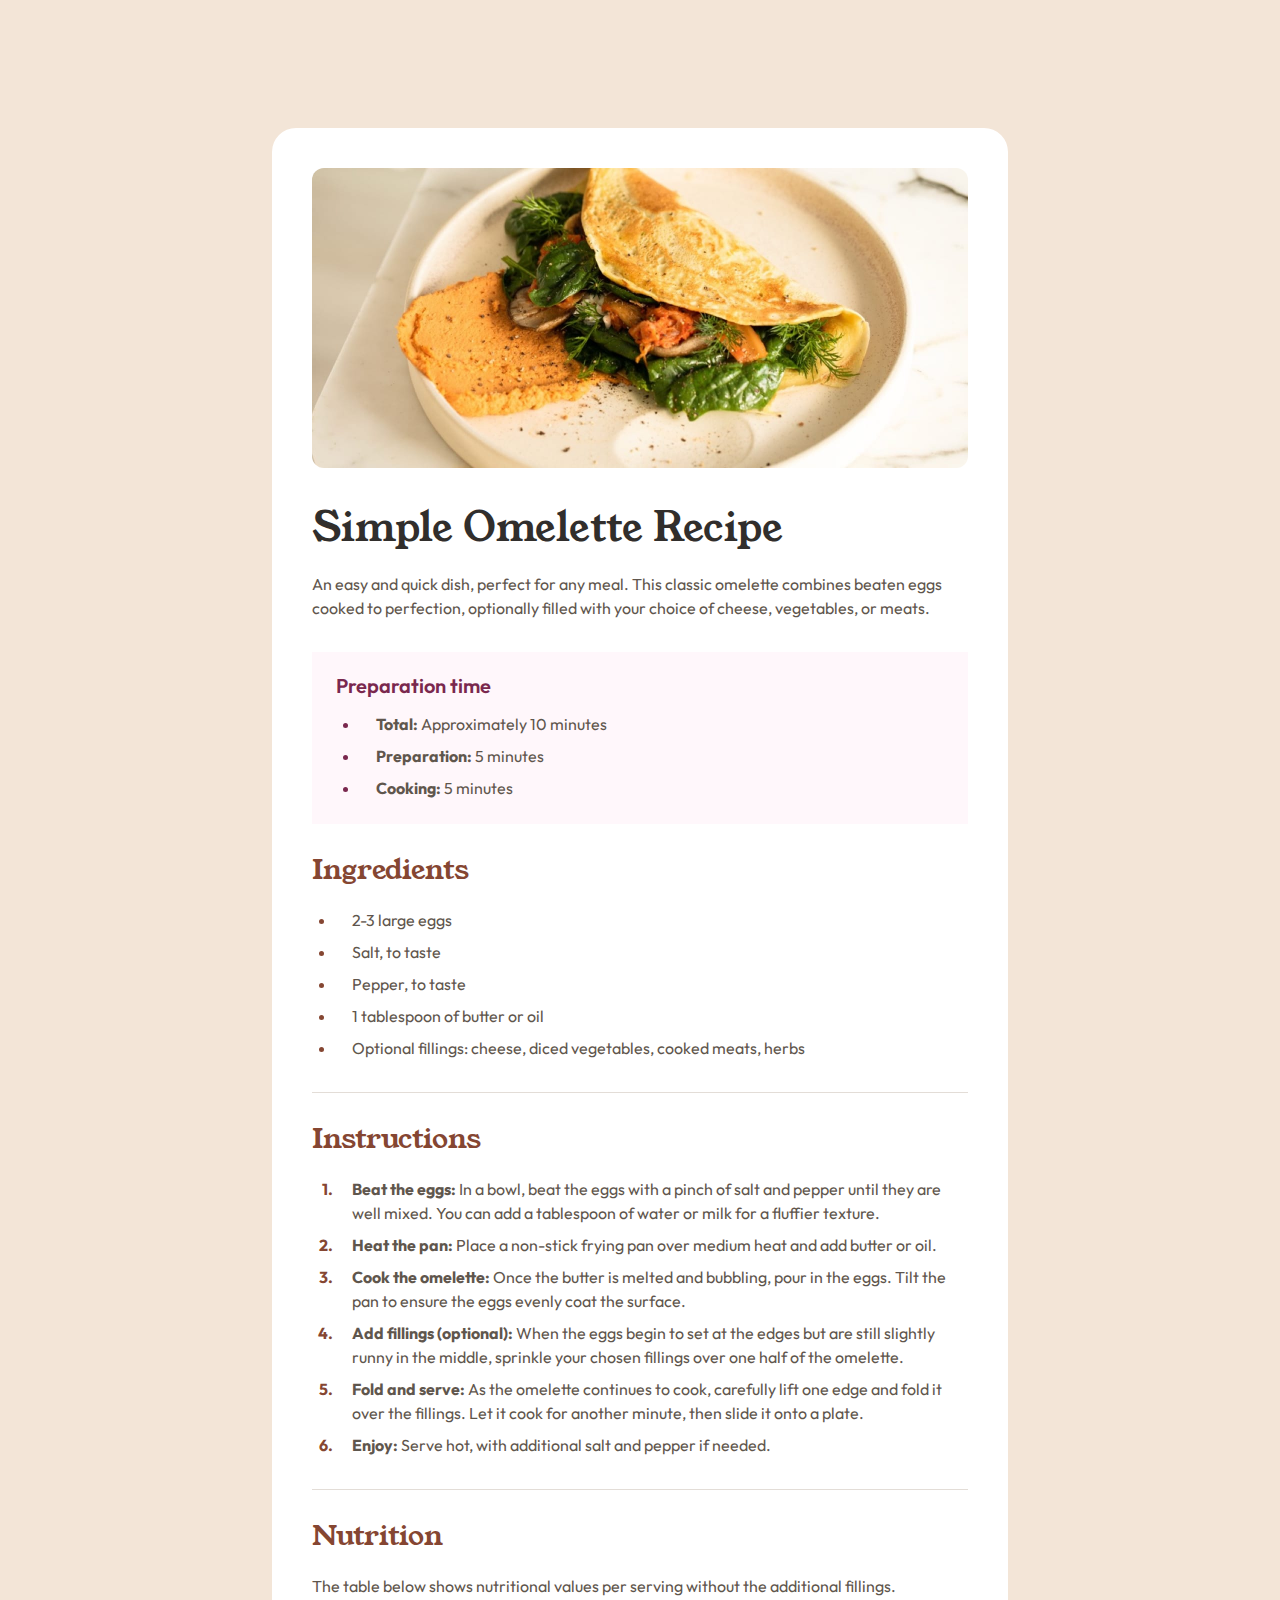
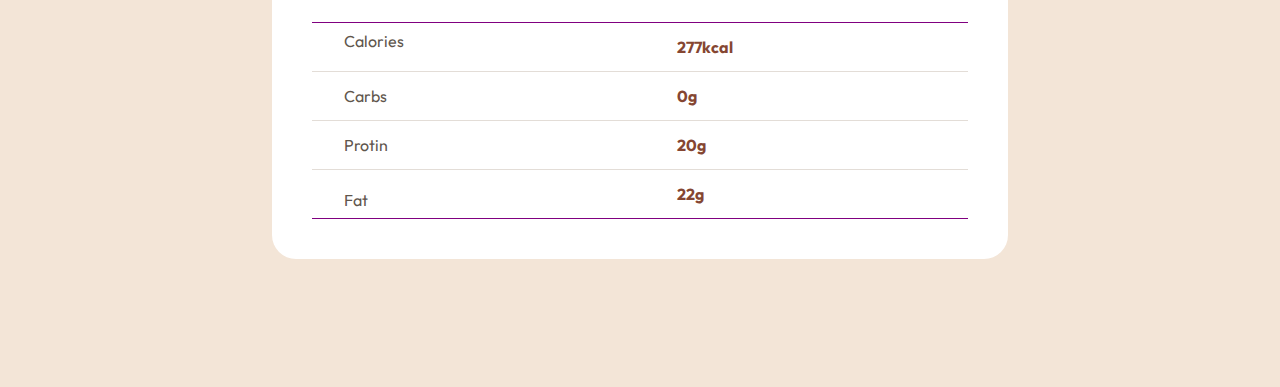
<file: index.html>
<!DOCTYPE html>
<html lang="en">
  <head>
    <meta charset="UTF-8" />
    <meta name="viewport" content="width=device-width, initial-scale=1.0" />
    <title>Document</title>

    <link rel="stylesheet" href="desk.css" />

    <link rel="preconnect" href="https://fonts.googleapis.com" />
    <link rel="preconnect" href="https://fonts.gstatic.com" crossorigin />
    <link
      href="https://fonts.googleapis.com/css2?family=Outfit:wght@100..900&family=Young+Serif&display=swap"
      rel="stylesheet"
    />
  </head>
  <body>
    <div class="card_container">
      <img src="/images/image-omelette.jpeg" alt="" class="recipe_image" />
      <main class="text_containt">
        <section class="title">
          <h1>Simple Omelette Recipe</h1>
          <p>
            An easy and quick dish, perfect for any meal. This classic omelette
            combines beaten eggs cooked to perfection, optionally filled with
            your choice of cheese, vegetables, or meats.
          </p>
        </section>

        <section class="preparation">
          <h3>Preparation time</h3>
          <ul>
            <li><span>Total:</span> Approximately 10 minutes</li>
            <li><span>Preparation:</span> 5 minutes</li>
            <li><span>Cooking:</span> 5 minutes</li>
          </ul>
        </section>

        <section class="ingredients">
          <h2>Ingredients</h2>
          <ul>
            <li>2-3 large eggs</li>
            <li>Salt, to taste</li>
            <li>Pepper, to taste</li>
            <li>1 tablespoon of butter or oil</li>
            <li>
              Optional fillings: cheese, diced vegetables, cooked meats, herbs
            </li>
          </ul>
        </section>
        <hr>
        <section class="instructions">
          <h2>Instructions</h2>
          <ol>
            <li>
              <span>Beat the eggs:</span> In a bowl, beat the eggs with a pinch of salt and
              pepper until they are well mixed. You can add a tablespoon of
              water or milk for a fluffier texture.
            </li>
            <li>
              <span>Heat the pan:</span> Place a non-stick frying pan over medium heat and
              add butter or oil.
            </li>
            <li>
              <span>Cook the omelette:</span> Once the butter is melted and bubbling, pour in
              the eggs. Tilt the pan to ensure the eggs evenly coat the surface.
            </li>
            <li>
              <span>Add fillings (optional):</span> When the eggs begin to set at the edges
              but are still slightly runny in the middle, sprinkle your chosen
              fillings over one half of the omelette.
            </li>
            <li>
              <span>Fold and serve:</span> As the omelette continues to cook, carefully lift
              one edge and fold it over the fillings. Let it cook for another
              minute, then slide it onto a plate.
            </li>
            <li>
              <span>Enjoy:</span> Serve hot, with additional salt and pepper if needed.
            </li>
          </ol>
        </section>
        <hr>
        <section class="nutrition">
          <h2>Nutrition</h2>
          <p>
            The table below shows nutritional values per serving without the
            additional fillings.
          </p>
          <table>
            <tr>
              <td class="subsistence">Calories</td>
              <td class="values">277kcal</td>
            </tr>

            <tr>
              <td class="subsistence">Carbs</td>
              <td class="values">0g</td>
            </tr>

            <tr>
              <td class="subsistence">Protin</td>
              <td class="values">20g</td>
            </tr>

            <tr>
              <td class="subsistence">Fat</td>
              <td class="values">22g</td>
            </tr>

          </table>
        </section>
      </main>
    </div>
  </body>
</html>
</file>
<file: desk.css>
:root {
  /* Color */
  --rose-800: #7a284e;
  --rose-50: #fff7fb;

  --stone-900: #312e2c;
  --stone-600: #5f564d;
  --stone-150: #e3ddd7;

  --stone-100: #f3e5d7;
  --brown-800: #854632;
  --white: #ffffff;

  /* 🎨 Font Families */
  --font-primary: "Young Serif", serif;
  --font-secondary: "Outfit", sans-serif;

  /* 🔠 Text Presets */
  --tp1: 400 2.5rem/100% var(--font-primary); /* 40px */
  --tp1m: 400 2.25rem/100% var(--font-primary);
  --tp2: 400 1.75rem/100% var(--font-primary); /* 28px */
  --tp3: 600 1.25rem/100% var(--font-secondary); /* 20px SemiBold */
  --tp4: 400 1rem/150% var(--font-secondary); /* 16px Regular */
  --tp4b: 700 1rem/150% var(--font-secondary); /* 16px Bold */
}

* {
  margin: 0;
  padding: 0;
  box-sizing: border-box;
}
body {
  width: 100%;
  min-height: 100vh;
  background-color: var(--stone-100);

  display: flex;
  flex-direction: row;
  justify-content: center;
  align-items: center;
  padding: 8rem 3rem;
  gap: 0.5rem;
}

h1 {
  font: var(--tp1);
  color: var(--stone-900);
}
h2 {
  font: var(--tp2);
  color: var(--brown-800);
  margin-bottom: 24px;
}
h3 {
  font: var(--tp3);
  color: var(--rose-800);
}
p,
li {
  font: var(--tp4);
  color: var(--stone-600);
}

.card_container {
  max-width: 736px;
  width: 100%;
  background-color: var(--white);
  padding: 2.5rem;
  display: flex;
  flex-direction: column;
  gap: 2.5rem;
  border-radius: 24px;
}

.recipe_image {
  max-width: 100%;
  height: 300px;
  border-radius: 12px;
}

.text_containt {
  display: flex;
  flex-direction: column;
  gap: 2rem;
}

.title {
  display: flex;
  flex-direction: column;
  gap: 24px;
}

.preparation {
  display: flex;
  flex-direction: column;
  background-color: var(--rose-50);
  padding: 1.5rem;
  gap: 1rem;
}

ul,
ol {
  margin-left: 16px;
  padding-left: 8px;
}
li {
  margin-bottom: 8px;
  padding-left: 16px;
}

li:last-child {
  margin-bottom: 0;
}

span {
  font: var(--tp4b);
  color: var(--stone-600);
}
li::marker {
  color: var(--brown-800);
  font: var(--tp4b);
}

.preparation ul li::marker {
  color: var(--rose-800);
  font: var(--tp4b);
}

.nutrition p {
  margin-bottom: 24px;
}
table {
  border-collapse: collapse;
  width: 100%;
  text-align: left;
  border-top: 1px solid purple;
  border-bottom: 1px solid purple;
}

td {
  border-bottom: 1px solid var(--stone-150);
  padding: 0.75rem 2rem;
}
.nutrition {
  font: var(--tp4);
  color: var(--stone-600);
}
.values {
  font: var(--tp4b);
  color: var(--brown-800);
}
tr:last-child td {
  border-bottom: none;
}

hr {
  border: none;
  height: 1px;
  background-color: var(--stone-150);
}

table tr:first-child td.subsistence {
  padding-top: 0;
}
table tr:last-child td.subsistence {
  padding-bottom: 0;
}

@media (max-width: 376px) {
  body {
    width: 100%;
    min-height: 100vh;
    padding: 0;
  }

  .recipe_image {
    max-width: 100%;
    height: 171px;
    padding: 0;
  }

  .card_container {
    max-width: 100%;
    border-radius: 0;
    padding: 0;
  }

  .text_containt {
    padding: 2.5rem 2rem;
  }

  h1 {
    font: var(--tp1m);
  }
}
</file>
